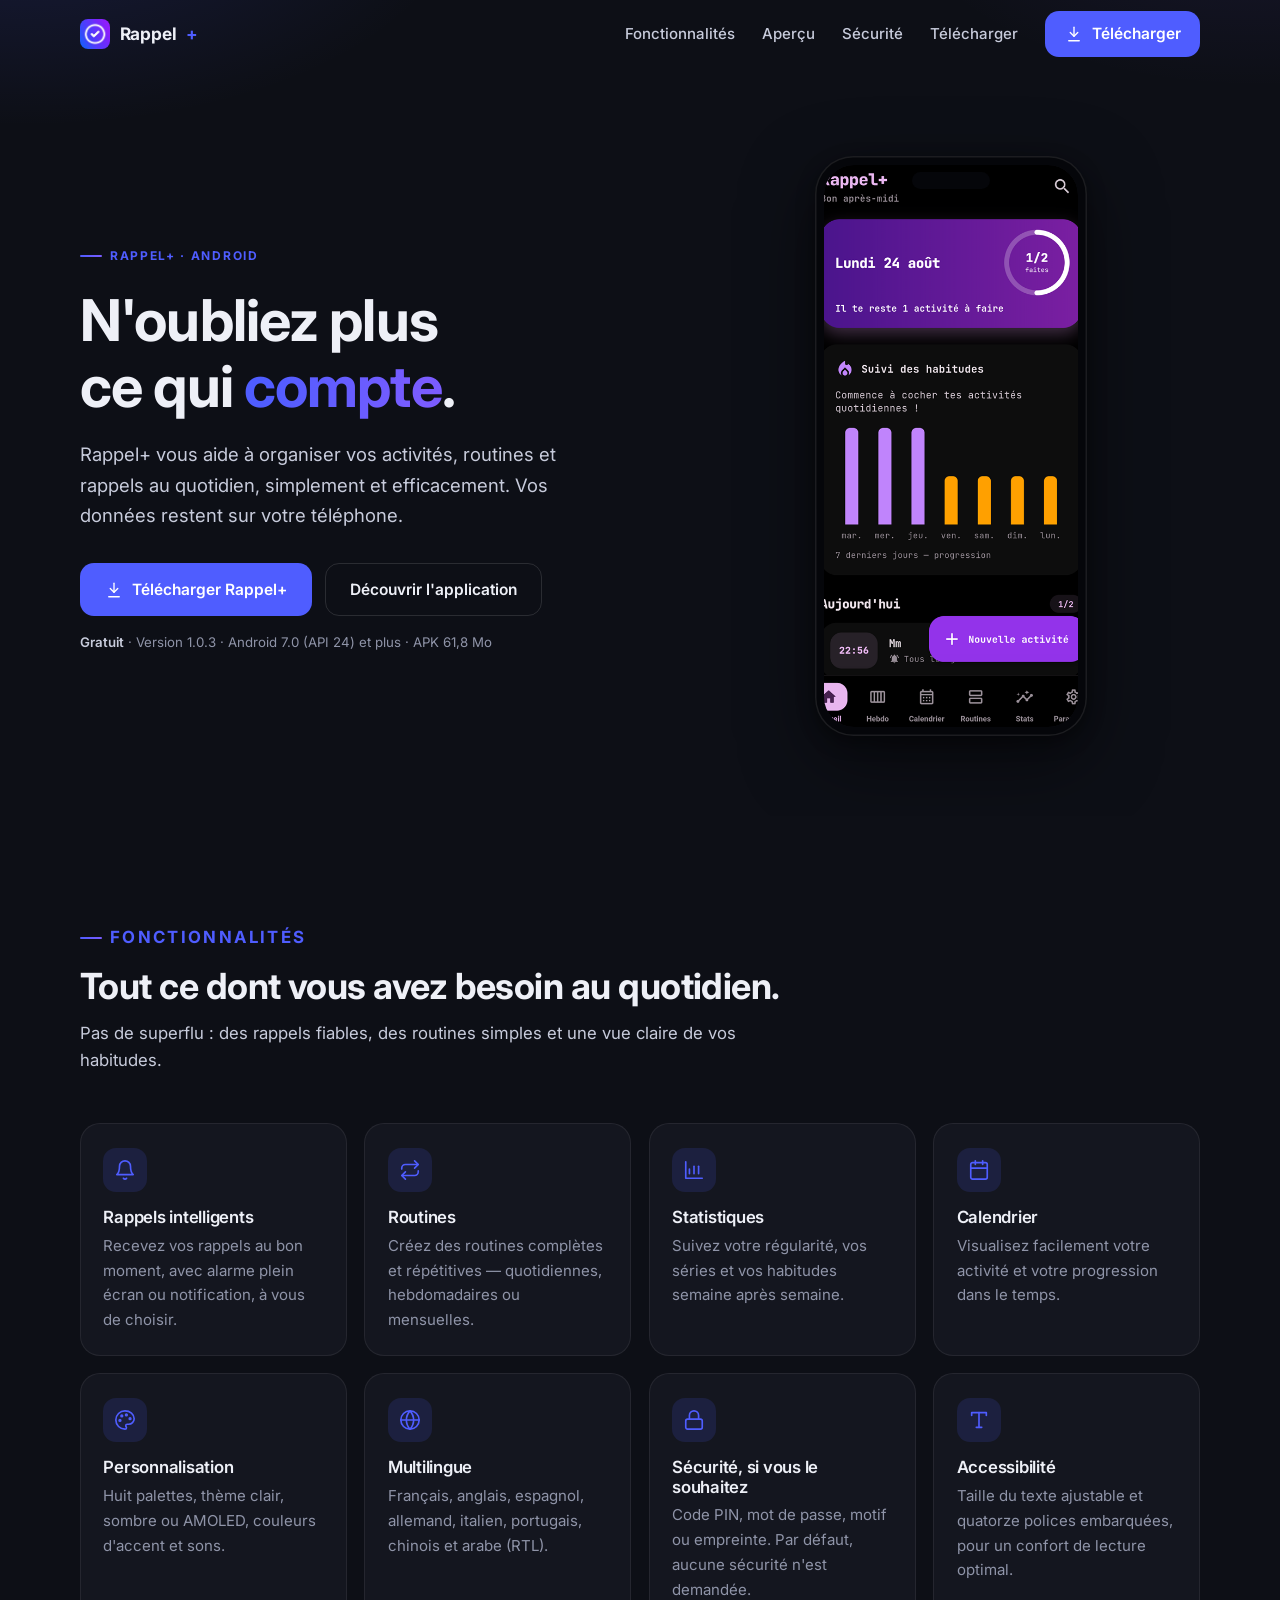
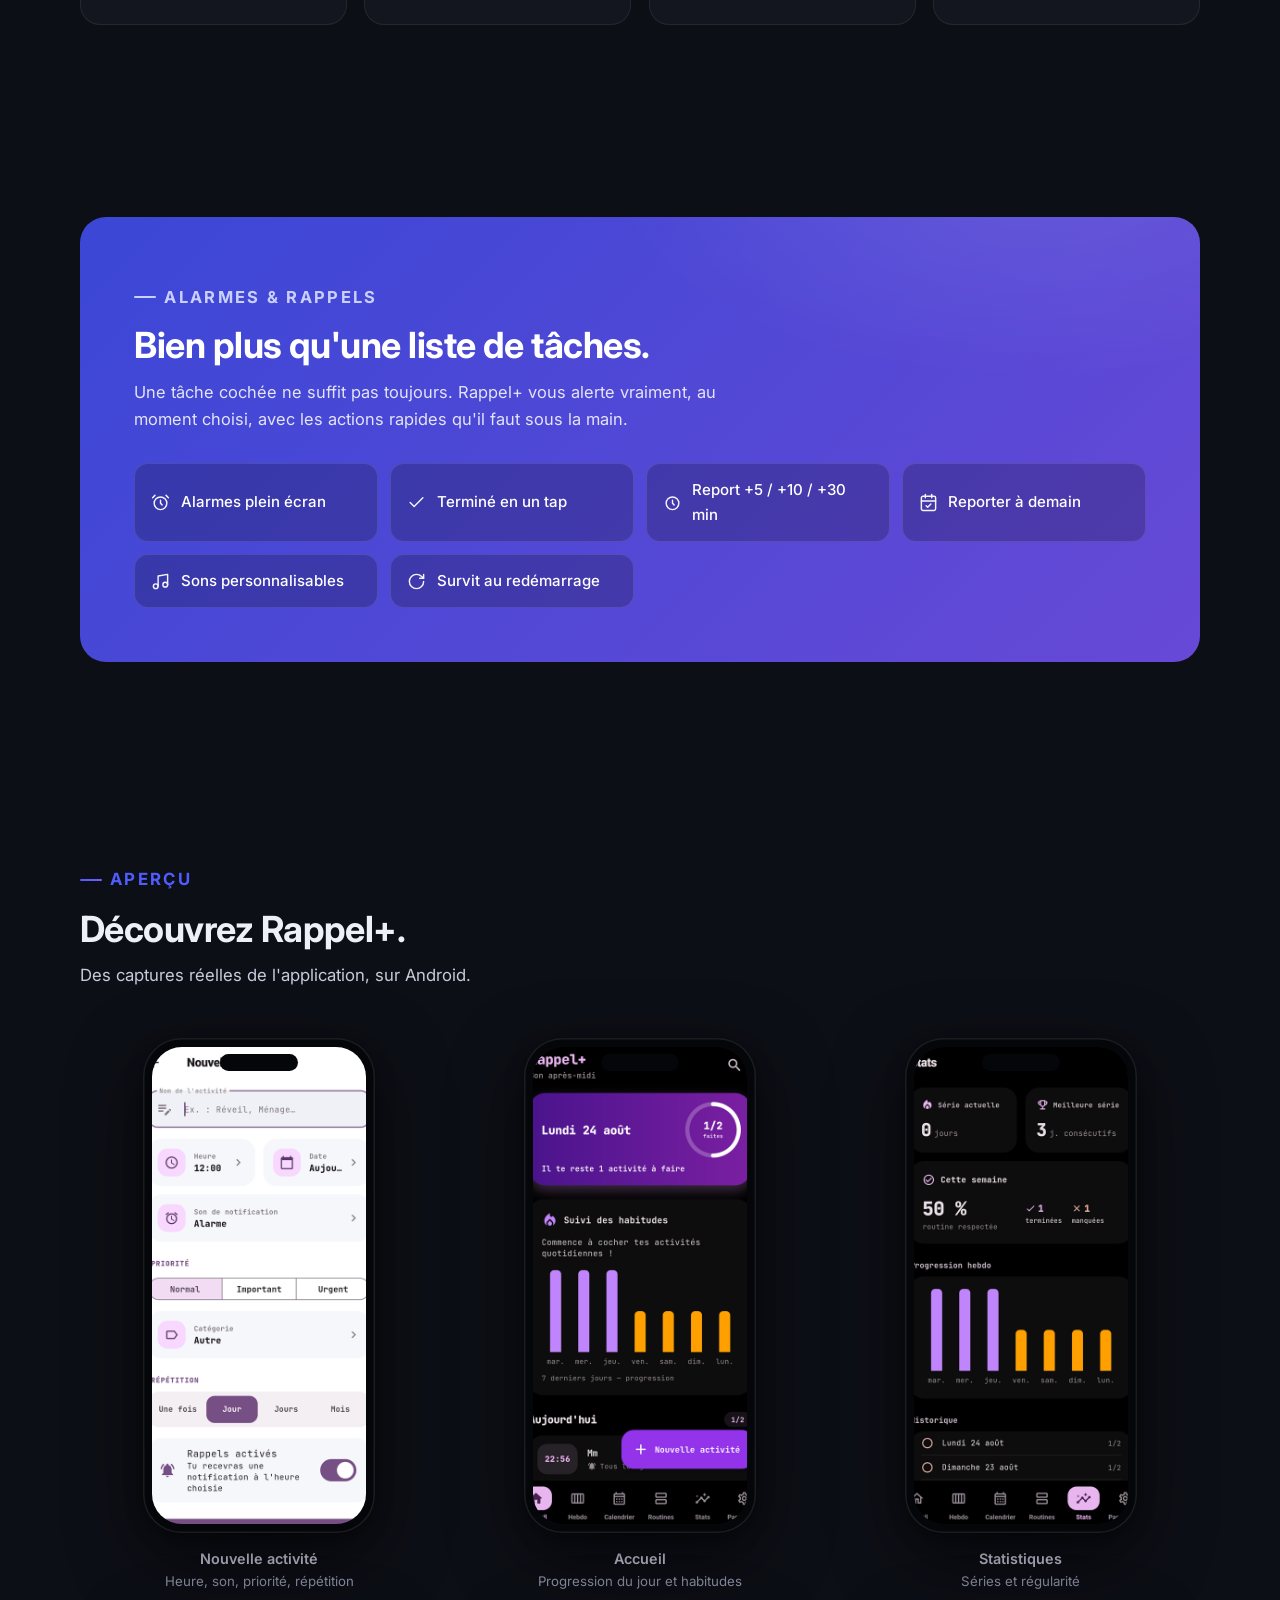
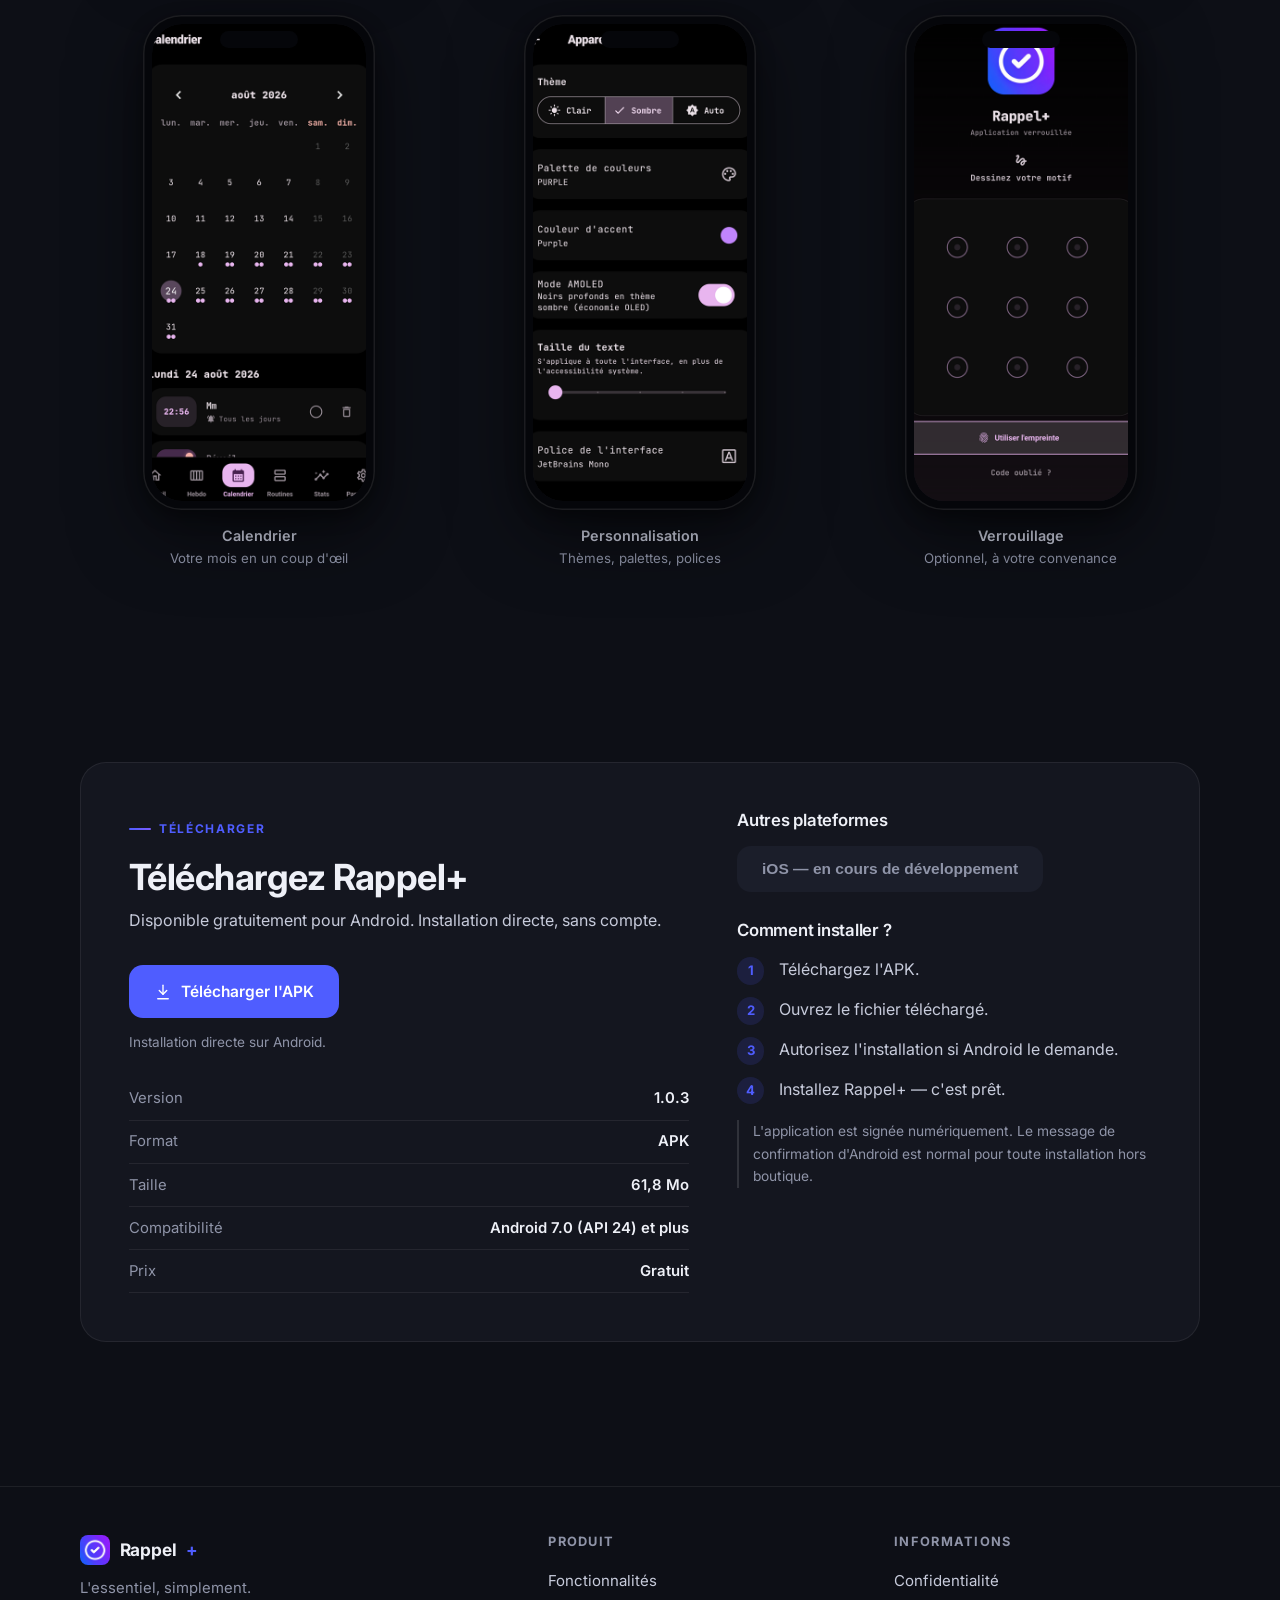
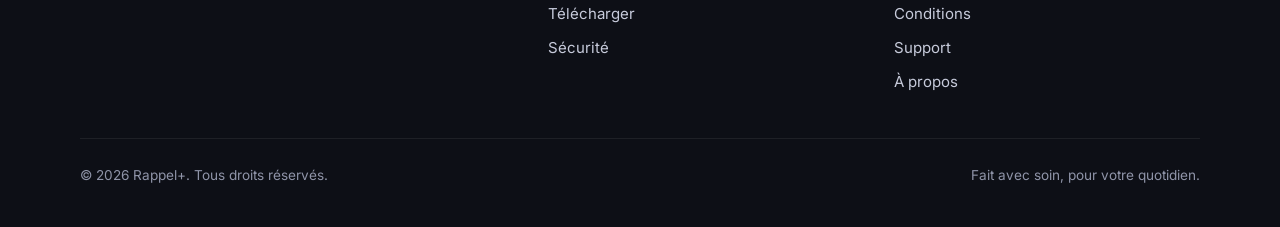
<file: site/index.html>
<!DOCTYPE html>
<html lang="fr">
<head>
  <meta charset="UTF-8" />
  <meta name="viewport" content="width=device-width, initial-scale=1.0" />
  <title>Rappel+ — Rappels, routines et habitudes</title>
  <meta name="description" content="Rappel+ vous aide à organiser vos activités, routines et rappels au quotidien, simplement et efficacement. Gratuit, sans compte, vos données restent sur votre téléphone." />
  <meta name="theme-color" content="#0d0f16" />

  <!-- Open Graph -->
  <meta property="og:type" content="website" />
  <meta property="og:title" content="Rappel+ — Rappels, routines et habitudes" />
  <meta property="og:description" content="Organisez vos activités, créez vos routines, recevez vos rappels et suivez vos progrès — simplement." />
  <meta property="og:image" content="assets/img/logo.png" />
  <meta property="og:locale" content="fr_FR" />
  <link rel="icon" type="image/png" href="assets/img/logo.png" />
  <link rel="apple-touch-icon" href="assets/img/logo.png" />

  <link rel="preconnect" href="https://fonts.googleapis.com" />
  <link rel="preconnect" href="https://fonts.gstatic.com" crossorigin />
  <link rel="stylesheet" href="https://fonts.googleapis.com/css2?family=Inter:wght@400;500;600;700&display=swap" />
  <link rel="stylesheet" href="assets/css/style.css" />
</head>
<body>
  <a class="skip-link" href="#contenu">Aller au contenu</a>

  <!-- ══════════ HEADER ══════════ -->
  <header class="site-header" id="header">
    <div class="container header-inner">
      <a class="brand" href="index.html">
        <img src="assets/img/logo.png" alt="" width="30" height="30" />
        Rappel<span class="plus">+</span>
      </a>
      <nav class="nav-desktop" aria-label="Navigation principale">
        <a href="#fonctionnalites">Fonctionnalités</a>
        <a href="#apercu">Aperçu</a>
        <a href="#securite">Sécurité</a>
        <a href="#telecharger">Télécharger</a>
        <a class="btn btn-primary" data-apk-link href="#">
          <svg viewBox="0 0 24 24" fill="none" stroke="currentColor" stroke-width="1.8" stroke-linecap="round" stroke-linejoin="round" aria-hidden="true"><path d="M12 3v12"/><path d="m7 10 5 5 5-5"/><path d="M5 21h14"/></svg>
          Télécharger
        </a>
      </nav>
      <button class="nav-toggle" aria-expanded="false" aria-controls="nav-mobile" aria-label="Ouvrir le menu">☰</button>
    </div>
    <nav class="nav-mobile" id="nav-mobile" aria-label="Navigation mobile">
      <a href="#fonctionnalites">Fonctionnalités</a>
      <a href="#apercu">Aperçu</a>
      <a href="#securite">Sécurité</a>
      <a href="confidentialite.html">Confidentialité</a>
      <a class="btn btn-primary" data-apk-link href="#">Télécharger l'APK</a>
    </nav>
  </header>

  <main id="contenu">

    <!-- ══════════ HERO ══════════ -->
    <section class="hero">
      <div class="container hero-grid">
        <div>
          <p class="kicker">Rappel+ · Android</p>
          <h1>N'oubliez plus<br />ce qui <em>compte</em>.</h1>
          <p class="lead">
            Rappel+ vous aide à organiser vos activités, routines et rappels au
            quotidien, simplement et efficacement. Vos données restent sur votre
            téléphone.
          </p>
          <div class="hero-actions">
            <a class="btn btn-primary" data-apk-link href="#">
              <svg viewBox="0 0 24 24" fill="none" stroke="currentColor" stroke-width="1.8" stroke-linecap="round" stroke-linejoin="round" aria-hidden="true"><path d="M12 3v12"/><path d="m7 10 5 5 5-5"/><path d="M5 21h14"/></svg>
              Télécharger Rappel+
            </a>
            <a class="btn btn-ghost" href="#apercu">Découvrir l'application</a>
          </div>
          <p class="hero-note">
            <b>Gratuit</b> · Version <span data-config="version"></span> ·
            <span data-config="minAndroid"></span> · APK <span data-config="size"></span>
          </p>
        </div>
        <div class="phone-wrap">
          <div class="phone" role="img" aria-label="Aperçu de l'écran d'accueil de Rappel+">
            <div class="screen">
              <img src="assets/screenshots/web/home.png" alt="" width="540" height="1170" fetchpriority="high" />
            </div>
          </div>
        </div>
      </div>
    </section>

    <!-- ══════════ FONCTIONNALITÉS ══════════ -->
    <section class="block" id="fonctionnalites">
      <div class="container">
        <div class="section-head reveal">
          <p class="kicker">Fonctionnalités</p>
          <h2>Tout ce dont vous avez besoin au quotidien.</h2>
          <p>Pas de superflu : des rappels fiables, des routines simples et une vue claire de vos habitudes.</p>
        </div>

        <div class="features reveal">
          <article class="feature">
            <div class="icon-tile"><svg viewBox="0 0 24 24" fill="none" stroke="currentColor" stroke-width="1.8" stroke-linecap="round" stroke-linejoin="round" aria-hidden="true"><path d="M18 8a6 6 0 0 0-12 0c0 7-3 9-3 9h18s-3-2-3-9"/><path d="M13.7 21a2 2 0 0 1-3.4 0"/></svg></div>
            <h3>Rappels intelligents</h3>
            <p>Recevez vos rappels au bon moment, avec alarme plein écran ou notification, à vous de choisir.</p>
          </article>
          <article class="feature">
            <div class="icon-tile"><svg viewBox="0 0 24 24" fill="none" stroke="currentColor" stroke-width="1.8" stroke-linecap="round" stroke-linejoin="round" aria-hidden="true"><path d="m17 2 4 4-4 4"/><path d="M3 11v-1a4 4 0 0 1 4-4h14"/><path d="m7 22-4-4 4-4"/><path d="M21 13v1a4 4 0 0 1-4 4H3"/></svg></div>
            <h3>Routines</h3>
            <p>Créez des routines complètes et répétitives — quotidiennes, hebdomadaires ou mensuelles.</p>
          </article>
          <article class="feature">
            <div class="icon-tile"><svg viewBox="0 0 24 24" fill="none" stroke="currentColor" stroke-width="1.8" stroke-linecap="round" stroke-linejoin="round" aria-hidden="true"><path d="M3 3v18h18"/><path d="M7 16v-5"/><path d="M12 16V8"/><path d="M17 16v-8"/></svg></div>
            <h3>Statistiques</h3>
            <p>Suivez votre régularité, vos séries et vos habitudes semaine après semaine.</p>
          </article>
          <article class="feature">
            <div class="icon-tile"><svg viewBox="0 0 24 24" fill="none" stroke="currentColor" stroke-width="1.8" stroke-linecap="round" stroke-linejoin="round" aria-hidden="true"><rect x="3" y="4" width="18" height="18" rx="2"/><path d="M16 2v4"/><path d="M8 2v4"/><path d="M3 10h18"/></svg></div>
            <h3>Calendrier</h3>
            <p>Visualisez facilement votre activité et votre progression dans le temps.</p>
          </article>
          <article class="feature">
            <div class="icon-tile"><svg viewBox="0 0 24 24" fill="none" stroke="currentColor" stroke-width="1.8" stroke-linecap="round" stroke-linejoin="round" aria-hidden="true"><circle cx="13.5" cy="6.5" r=".9"/><circle cx="17.5" cy="10.5" r=".9"/><circle cx="8.5" cy="7.5" r=".9"/><circle cx="6.5" cy="12.5" r=".9"/><path d="M12 2C6.5 2 2 6.5 2 12s4.5 10 10 10c.9 0 1.6-.7 1.6-1.6 0-.4-.2-.8-.4-1.1-.3-.3-.4-.7-.4-1.1 0-.9.7-1.6 1.6-1.6H16c3.3 0 6-2.7 6-6 0-4.8-4.5-8.6-10-8.6z"/></svg></div>
            <h3>Personnalisation</h3>
            <p>Huit palettes, thème clair, sombre ou AMOLED, couleurs d'accent et sons.</p>
          </article>
          <article class="feature">
            <div class="icon-tile"><svg viewBox="0 0 24 24" fill="none" stroke="currentColor" stroke-width="1.8" stroke-linecap="round" stroke-linejoin="round" aria-hidden="true"><circle cx="12" cy="12" r="10"/><path d="M2 12h20"/><path d="M12 2a15.3 15.3 0 0 1 4 10 15.3 15.3 0 0 1-4 10 15.3 15.3 0 0 1-4-10 15.3 15.3 0 0 1 4-10z"/></svg></div>
            <h3>Multilingue</h3>
            <p>Français, anglais, espagnol, allemand, italien, portugais, chinois et arabe (RTL).</p>
          </article>
          <article class="feature" id="securite">
            <div class="icon-tile"><svg viewBox="0 0 24 24" fill="none" stroke="currentColor" stroke-width="1.8" stroke-linecap="round" stroke-linejoin="round" aria-hidden="true"><rect x="3" y="11" width="18" height="11" rx="2"/><path d="M7 11V7a5 5 0 0 1 10 0v4"/></svg></div>
            <h3>Sécurité, si vous le souhaitez</h3>
            <p>Code PIN, mot de passe, motif ou empreinte. Par défaut, aucune sécurité n'est demandée.</p>
          </article>
          <article class="feature">
            <div class="icon-tile"><svg viewBox="0 0 24 24" fill="none" stroke="currentColor" stroke-width="1.8" stroke-linecap="round" stroke-linejoin="round" aria-hidden="true"><path d="M4 7V4h16v3"/><path d="M9 20h6"/><path d="M12 4v16"/></svg></div>
            <h3>Accessibilité</h3>
            <p>Taille du texte ajustable et quatorze polices embarquées, pour un confort de lecture optimal.</p>
          </article>
        </div>
      </div>
    </section>

    <!-- ══════════ ALARMES ══════════ -->
    <section class="block">
      <div class="container">
        <div class="alarm-band reveal">
          <p class="kicker">Alarmes &amp; rappels</p>
          <h2>Bien plus qu'une liste de tâches.</h2>
          <p>Une tâche cochée ne suffit pas toujours. Rappel+ vous alerte vraiment, au moment choisi, avec les actions rapides qu'il faut sous la main.</p>
          <div class="alarm-list">
            <div class="alarm-item"><svg viewBox="0 0 24 24" fill="none" stroke="currentColor" stroke-width="1.8" stroke-linecap="round" stroke-linejoin="round" aria-hidden="true"><circle cx="12" cy="13" r="8"/><path d="M12 9v4l2 2"/><path d="M5 3 2 6"/><path d="m22 6-3-3"/></svg>Alarmes plein écran</div>
            <div class="alarm-item"><svg viewBox="0 0 24 24" fill="none" stroke="currentColor" stroke-width="1.8" stroke-linecap="round" stroke-linejoin="round" aria-hidden="true"><path d="M20 6 9 17l-5-5"/></svg>Terminé en un tap</div>
            <div class="alarm-item"><svg viewBox="0 0 24 24" fill="none" stroke="currentColor" stroke-width="1.8" stroke-linecap="round" stroke-linejoin="round" aria-hidden="true"><circle cx="12" cy="13" r="8"/><path d="M12 9v4l2 2"/></svg>Report +5 / +10 / +30 min</div>
            <div class="alarm-item"><svg viewBox="0 0 24 24" fill="none" stroke="currentColor" stroke-width="1.8" stroke-linecap="round" stroke-linejoin="round" aria-hidden="true"><rect x="3" y="4" width="18" height="18" rx="2"/><path d="M16 2v4"/><path d="M8 2v4"/><path d="M3 10h18"/><path d="m9 16 2 2 4-4"/></svg>Reporter à demain</div>
            <div class="alarm-item"><svg viewBox="0 0 24 24" fill="none" stroke="currentColor" stroke-width="1.8" stroke-linecap="round" stroke-linejoin="round" aria-hidden="true"><path d="M9 18V5l12-2v13"/><circle cx="6" cy="18" r="3"/><circle cx="18" cy="16" r="3"/></svg>Sons personnalisables</div>
            <div class="alarm-item"><svg viewBox="0 0 24 24" fill="none" stroke="currentColor" stroke-width="1.8" stroke-linecap="round" stroke-linejoin="round" aria-hidden="true"><path d="M21 12a9 9 0 1 1-9-9c2.5 0 4.9 1 6.6 2.6L21 8"/><path d="M21 3v5h-5"/></svg>Survit au redémarrage</div>
          </div>
        </div>
      </div>
    </section>

    <!-- ══════════ APERÇU / GALERIE ══════════ -->
    <section class="block" id="apercu">
      <div class="container">
        <div class="section-head reveal">
          <p class="kicker">Aperçu</p>
          <h2>Découvrez Rappel+.</h2>
          <p>Des captures réelles de l'application, sur Android.</p>
        </div>

        <div class="gallery reveal">
          <figure class="shot">
            <div class="phone"><div class="screen"><img src="assets/screenshots/web/add-activity.png" alt="Création d'une activité dans Rappel+" loading="lazy" width="540" height="1150" /></div></div>
            <figcaption>Nouvelle activité<span>Heure, son, priorité, répétition</span></figcaption>
          </figure>
          <figure class="shot">
            <div class="phone"><div class="screen"><img src="assets/screenshots/web/home.png" alt="Écran d'accueil de Rappel+" loading="lazy" width="540" height="1150" /></div></div>
            <figcaption>Accueil<span>Progression du jour et habitudes</span></figcaption>
          </figure>
          <figure class="shot">
            <div class="phone"><div class="screen"><img src="assets/screenshots/web/stats.png" alt="Statistiques de Rappel+" loading="lazy" width="540" height="1150" /></div></div>
            <figcaption>Statistiques<span>Séries et régularité</span></figcaption>
          </figure>
        </div>

        <div class="gallery reveal" style="margin-top:1.4rem">
          <figure class="shot">
            <div class="phone"><div class="screen"><img src="assets/screenshots/web/calendar.png" alt="Calendrier de Rappel+" loading="lazy" width="540" height="1150" /></div></div>
            <figcaption>Calendrier<span>Votre mois en un coup d'œil</span></figcaption>
          </figure>
          <figure class="shot">
            <div class="phone"><div class="screen"><img src="assets/screenshots/web/appearance.png" alt="Réglages d'apparence" loading="lazy" width="540" height="1150" /></div></div>
            <figcaption>Personnalisation<span>Thèmes, palettes, polices</span></figcaption>
          </figure>
          <figure class="shot">
            <div class="phone"><div class="screen"><img src="assets/screenshots/web/security.png" alt="Écran de verrouillage par motif" loading="lazy" width="540" height="1150" /></div></div>
            <figcaption>Verrouillage<span>Optionnel, à votre convenance</span></figcaption>
          </figure>
        </div>
      </div>
    </section>

    <!-- ══════════ TÉLÉCHARGEMENT ══════════ -->
    <section class="block" id="telecharger">
      <div class="container">
        <div class="download-wrap reveal">
          <div>
            <p class="kicker">Télécharger</p>
            <h2>Téléchargez Rappel+</h2>
            <p class="sub">Disponible gratuitement pour Android. Installation directe, sans compte.</p>
            <div class="hero-actions">
              <a class="btn btn-primary" data-apk-link href="#">
                <svg viewBox="0 0 24 24" fill="none" stroke="currentColor" stroke-width="1.8" stroke-linecap="round" stroke-linejoin="round" aria-hidden="true"><path d="M12 3v12"/><path d="m7 10 5 5 5-5"/><path d="M5 21h14"/></svg>
                Télécharger l'APK
              </a>
            </div>
            <p style="color:var(--ink-3);font-size:.85rem;margin-top:.8rem">Installation directe sur Android.</p>
            <table class="meta-table">
              <tr><td>Version</td><td data-config="version"></td></tr>
              <tr><td>Format</td><td>APK</td></tr>
              <tr><td>Taille</td><td data-config="size"></td></tr>
              <tr><td>Compatibilité</td><td data-config="minAndroid"></td></tr>
              <tr><td>Prix</td><td>Gratuit</td></tr>
            </table>
          </div>
          <div>
            <h3 style="margin-bottom:1rem">Autres plateformes</h3>
            <button class="btn btn-disabled" disabled>iOS — en cours de développement</button>
            <h3 style="margin:1.8rem 0 1rem">Comment installer ?</h3>
            <ol class="install-steps">
              <li>Téléchargez l'APK.</li>
              <li>Ouvrez le fichier téléchargé.</li>
              <li>Autorisez l'installation si Android le demande.</li>
              <li>Installez Rappel+ — c'est prêt.</li>
            </ol>
            <p class="install-note">
              L'application est signée numériquement. Le message de confirmation
              d'Android est normal pour toute installation hors boutique.
            </p>
          </div>
        </div>
      </div>
    </section>

  </main>

  <!-- ══════════ FOOTER ══════════ -->
  <footer class="site-footer">
    <div class="container">
      <div class="footer-grid">
        <div>
          <a class="brand" href="index.html">
            <img src="assets/img/logo.png" alt="" width="26" height="26" />
            Rappel<span class="plus">+</span>
          </a>
          <p class="footer-tagline">L'essentiel, simplement.</p>
        </div>
        <div class="footer-col">
          <h3>Produit</h3>
          <a href="#fonctionnalites">Fonctionnalités</a>
          <a href="#telecharger">Télécharger</a>
          <a href="#securite">Sécurité</a>
        </div>
        <div class="footer-col">
          <h3>Informations</h3>
          <a href="confidentialite.html">Confidentialité</a>
          <a href="conditions.html">Conditions</a>
          <a href="support.html">Support</a>
          <a href="a-propos.html">À propos</a>
        </div>
      </div>
      <div class="footer-bottom">
        <span>© 2026 Rappel+. Tous droits réservés.</span>
        <span>Fait avec soin, pour votre quotidien.</span>
      </div>
    </div>
  </footer>

  <script src="assets/js/main.js" defer></script>
</body>
</html>
</file>
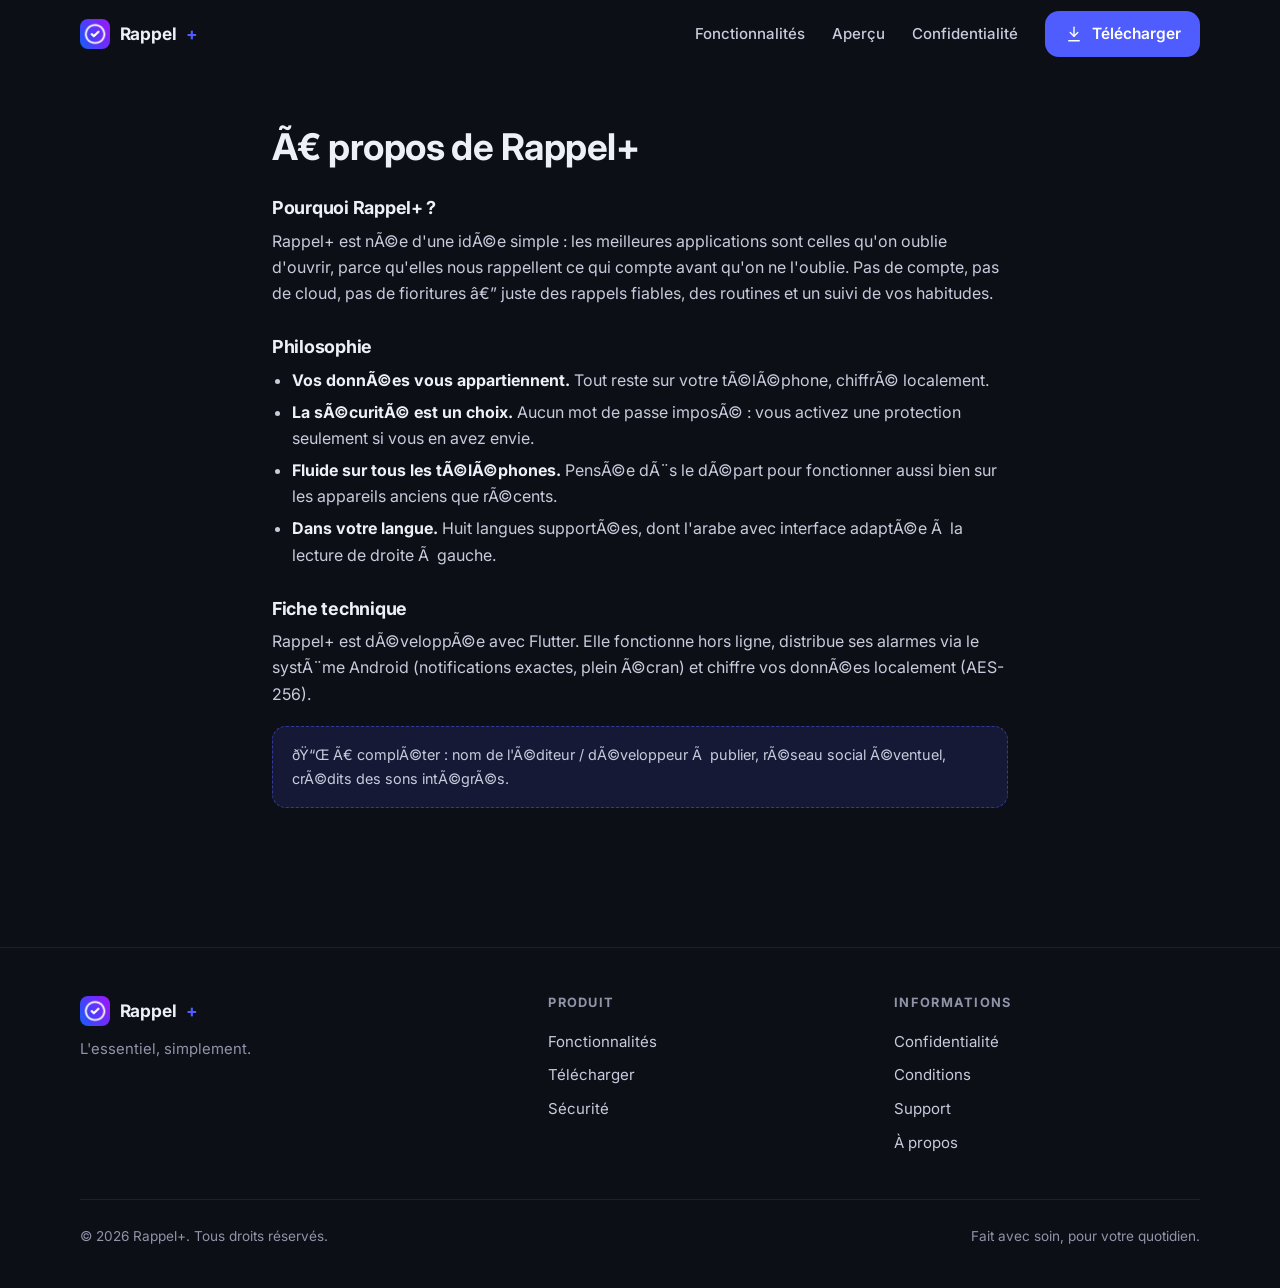
<file: site/a-propos.html>
﻿<!DOCTYPE html>
<html lang="fr">
<head>
  <meta charset="UTF-8" />
  <meta name="viewport" content="width=device-width, initial-scale=1.0" />
  <title>Ã€ propos â€” Rappel+</title>
  <link rel="icon" type="image/png" href="assets/img/logo.png" />
  <link rel="stylesheet" href="https://fonts.googleapis.com/css2?family=Inter:wght@400;600;700&display=swap" />
  <link rel="stylesheet" href="assets/css/style.css" />
</head>
<body>
  <a class="skip-link" href="#contenu">Aller au contenu</a>
  <header class="site-header" id="header">
    <div class="container header-inner">
      <a class="brand" href="index.html"><img src="assets/img/logo.png" alt="" width="30" height="30" /> Rappel<span class="plus">+</span></a>
      <nav class="nav-desktop" aria-label="Navigation principale">
        <a href="index.html#fonctionnalites">Fonctionnalités</a>
        <a href="index.html#apercu">Aperçu</a>
        <a href="confidentialite.html">Confidentialité</a>
        <a class="btn btn-primary" data-apk-link href="#">
          <svg viewBox="0 0 24 24" fill="none" stroke="currentColor" stroke-width="1.8" stroke-linecap="round" stroke-linejoin="round" aria-hidden="true"><path d="M12 3v12"/><path d="m7 10 5 5 5-5"/><path d="M5 21h14"/></svg>
          Télécharger
        </a>
      </nav>
      <button class="nav-toggle" aria-expanded="false" aria-label="Ouvrir le menu">â˜°</button>
    </div>
    <nav class="nav-mobile">
      <a href="index.html">Accueil</a>
      <a href="confidentialite.html">ConfidentialitÃ©</a>
      <a href="conditions.html">Conditions</a>
      <a href="support.html">Support</a>
    </nav>
  </header>

  <main id="contenu" class="container legal">
    <h1>Ã€ propos de Rappel+</h1>

    <h2>Pourquoi Rappel+ ?</h2>
    <p>Rappel+ est nÃ©e d'une idÃ©e simple : les meilleures applications sont celles
    qu'on oublie d'ouvrir, parce qu'elles nous rappellent ce qui compte avant
    qu'on ne l'oublie. Pas de compte, pas de cloud, pas de fioritures â€” juste des
    rappels fiables, des routines et un suivi de vos habitudes.</p>

    <h2>Philosophie</h2>
    <ul>
      <li><strong>Vos donnÃ©es vous appartiennent.</strong> Tout reste sur votre tÃ©lÃ©phone,
          chiffrÃ© localement.</li>
      <li><strong>La sÃ©curitÃ© est un choix.</strong> Aucun mot de passe imposÃ© : vous activez
          une protection seulement si vous en avez envie.</li>
      <li><strong>Fluide sur tous les tÃ©lÃ©phones.</strong> PensÃ©e dÃ¨s le dÃ©part pour fonctionner
          aussi bien sur les appareils anciens que rÃ©cents.</li>
      <li><strong>Dans votre langue.</strong> Huit langues supportÃ©es, dont l'arabe avec
          interface adaptÃ©e Ã  la lecture de droite Ã  gauche.</li>
    </ul>

    <h2>Fiche technique</h2>
    <p>Rappel+ est dÃ©veloppÃ©e avec Flutter. Elle fonctionne hors ligne, distribue
    ses alarmes via le systÃ¨me Android (notifications exactes, plein Ã©cran) et
    chiffre vos donnÃ©es localement (AES-256).</p>

    <div class="placeholder-box">
      ðŸ“Œ Ã€ complÃ©ter : nom de l'Ã©diteur / dÃ©veloppeur Ã  publier, rÃ©seau social
      Ã©ventuel, crÃ©dits des sons intÃ©grÃ©s.
    </div>
  </main>

  <footer class="site-footer">
    <div class="container">
      <div class="footer-grid">
        <div>
          <a class="brand" href="index.html">
            <img src="assets/img/logo.png" alt="" width="26" height="26" />
            Rappel<span class="plus">+</span>
          </a>
          <p class="footer-tagline">L'essentiel, simplement.</p>
        </div>
        <div class="footer-col">
          <h3>Produit</h3>
          <a href="index.html#fonctionnalites">Fonctionnalités</a>
          <a href="index.html#telecharger">Télécharger</a>
          <a href="index.html#securite">Sécurité</a>
        </div>
        <div class="footer-col">
          <h3>Informations</h3>
          <a href="confidentialite.html">Confidentialité</a>
          <a href="conditions.html">Conditions</a>
          <a href="support.html">Support</a>
          <a href="a-propos.html">À propos</a>
        </div>
      </div>
      <div class="footer-bottom">
        <span>© 2026 Rappel+. Tous droits réservés.</span>
        <span>Fait avec soin, pour votre quotidien.</span>
      </div>
    </div>
  </footer>
  <script src="assets/js/main.js" defer></script>
</body>
</html>
</file>
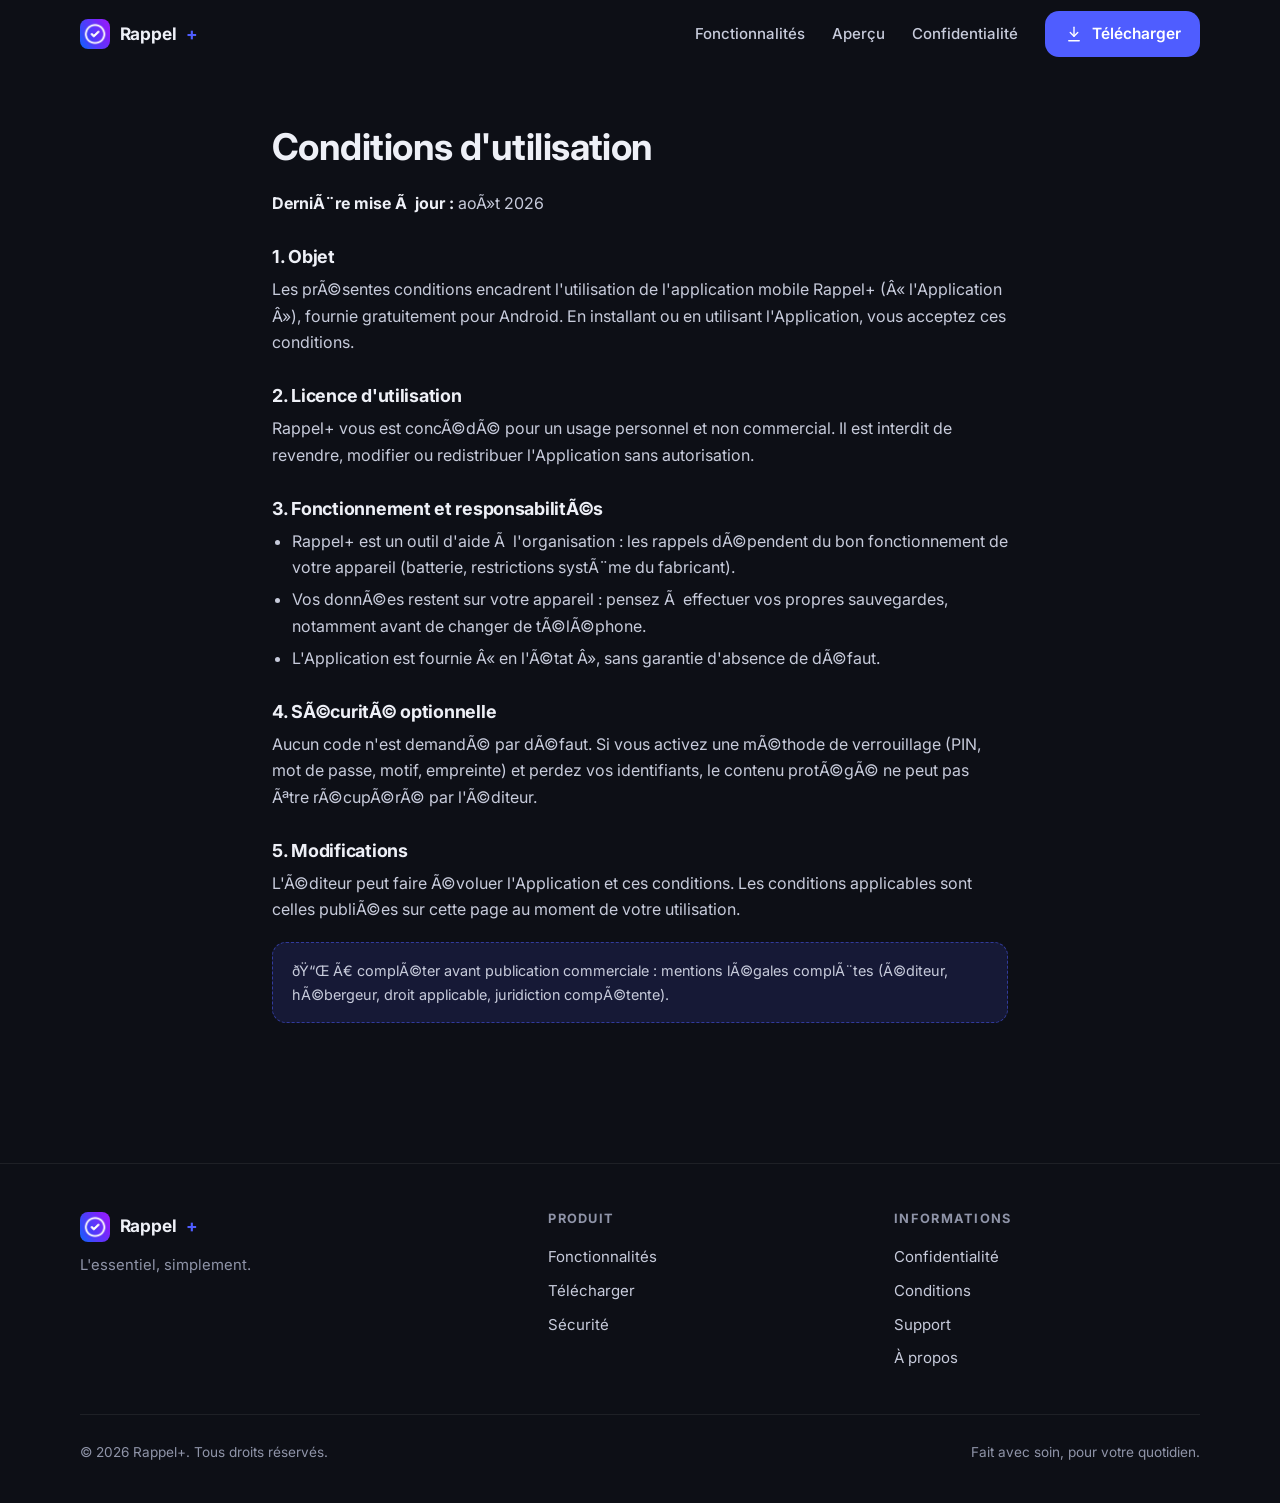
<file: site/conditions.html>
﻿<!DOCTYPE html>
<html lang="fr">
<head>
  <meta charset="UTF-8" />
  <meta name="viewport" content="width=device-width, initial-scale=1.0" />
  <title>Conditions d'utilisation â€” Rappel+</title>
  <link rel="icon" type="image/png" href="assets/img/logo.png" />
  <link rel="stylesheet" href="https://fonts.googleapis.com/css2?family=Inter:wght@400;600;700&display=swap" />
  <link rel="stylesheet" href="assets/css/style.css" />
</head>
<body>
  <a class="skip-link" href="#contenu">Aller au contenu</a>
  <header class="site-header" id="header">
    <div class="container header-inner">
      <a class="brand" href="index.html"><img src="assets/img/logo.png" alt="" width="30" height="30" /> Rappel<span class="plus">+</span></a>
      <nav class="nav-desktop" aria-label="Navigation principale">
        <a href="index.html#fonctionnalites">Fonctionnalités</a>
        <a href="index.html#apercu">Aperçu</a>
        <a href="confidentialite.html">Confidentialité</a>
        <a class="btn btn-primary" data-apk-link href="#">
          <svg viewBox="0 0 24 24" fill="none" stroke="currentColor" stroke-width="1.8" stroke-linecap="round" stroke-linejoin="round" aria-hidden="true"><path d="M12 3v12"/><path d="m7 10 5 5 5-5"/><path d="M5 21h14"/></svg>
          Télécharger
        </a>
      </nav>
      <button class="nav-toggle" aria-expanded="false" aria-label="Ouvrir le menu">â˜°</button>
    </div>
    <nav class="nav-mobile">
      <a href="index.html">Accueil</a>
      <a href="confidentialite.html">ConfidentialitÃ©</a>
      <a href="support.html">Support</a>
    </nav>
  </header>

  <main id="contenu" class="container legal">
    <h1>Conditions d'utilisation</h1>
    <p><strong>DerniÃ¨re mise Ã  jour :</strong> aoÃ»t 2026</p>

    <h2>1. Objet</h2>
    <p>Les prÃ©sentes conditions encadrent l'utilisation de l'application mobile
    Rappel+ (Â« l'Application Â»), fournie gratuitement pour Android. En installant
    ou en utilisant l'Application, vous acceptez ces conditions.</p>

    <h2>2. Licence d'utilisation</h2>
    <p>Rappel+ vous est concÃ©dÃ© pour un usage personnel et non commercial.
    Il est interdit de revendre, modifier ou redistribuer l'Application sans autorisation.</p>

    <h2>3. Fonctionnement et responsabilitÃ©s</h2>
    <ul>
      <li>Rappel+ est un outil d'aide Ã  l'organisation : les rappels dÃ©pendent du bon
          fonctionnement de votre appareil (batterie, restrictions systÃ¨me du fabricant).</li>
      <li>Vos donnÃ©es restent sur votre appareil : pensez Ã  effectuer vos propres
          sauvegardes, notamment avant de changer de tÃ©lÃ©phone.</li>
      <li>L'Application est fournie Â« en l'Ã©tat Â», sans garantie d'absence de dÃ©faut.</li>
    </ul>

    <h2>4. SÃ©curitÃ© optionnelle</h2>
    <p>Aucun code n'est demandÃ© par dÃ©faut. Si vous activez une mÃ©thode de
    verrouillage (PIN, mot de passe, motif, empreinte) et perdez vos identifiants,
    le contenu protÃ©gÃ© ne peut pas Ãªtre rÃ©cupÃ©rÃ© par l'Ã©diteur.</p>

    <h2>5. Modifications</h2>
    <p>L'Ã©diteur peut faire Ã©voluer l'Application et ces conditions. Les conditions
    applicables sont celles publiÃ©es sur cette page au moment de votre utilisation.</p>

    <div class="placeholder-box">
      ðŸ“Œ Ã€ complÃ©ter avant publication commerciale : mentions lÃ©gales complÃ¨tes
      (Ã©diteur, hÃ©bergeur, droit applicable, juridiction compÃ©tente).
    </div>
  </main>

  <footer class="site-footer">
    <div class="container">
      <div class="footer-grid">
        <div>
          <a class="brand" href="index.html">
            <img src="assets/img/logo.png" alt="" width="26" height="26" />
            Rappel<span class="plus">+</span>
          </a>
          <p class="footer-tagline">L'essentiel, simplement.</p>
        </div>
        <div class="footer-col">
          <h3>Produit</h3>
          <a href="index.html#fonctionnalites">Fonctionnalités</a>
          <a href="index.html#telecharger">Télécharger</a>
          <a href="index.html#securite">Sécurité</a>
        </div>
        <div class="footer-col">
          <h3>Informations</h3>
          <a href="confidentialite.html">Confidentialité</a>
          <a href="conditions.html">Conditions</a>
          <a href="support.html">Support</a>
          <a href="a-propos.html">À propos</a>
        </div>
      </div>
      <div class="footer-bottom">
        <span>© 2026 Rappel+. Tous droits réservés.</span>
        <span>Fait avec soin, pour votre quotidien.</span>
      </div>
    </div>
  </footer>
  <script src="assets/js/main.js" defer></script>
</body>
</html>
</file>
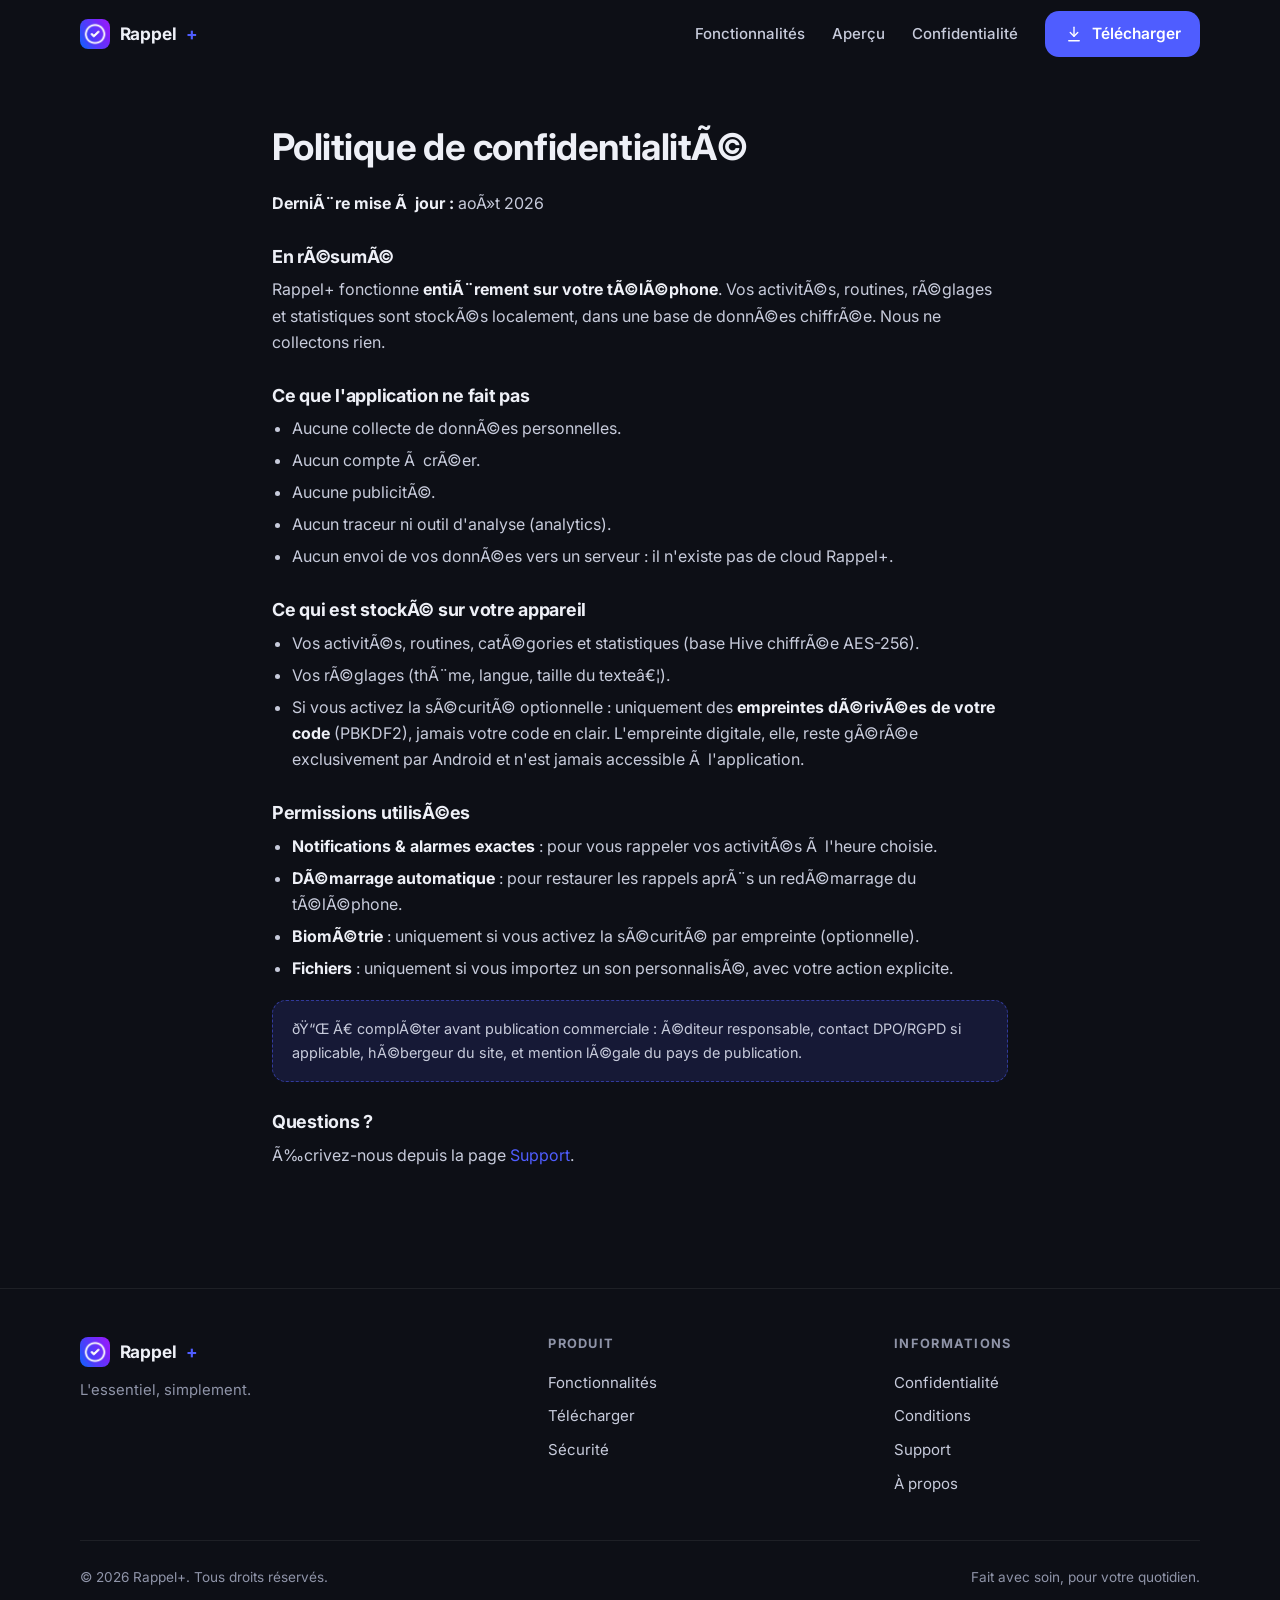
<file: site/confidentialite.html>
﻿<!DOCTYPE html>
<html lang="fr">
<head>
  <meta charset="UTF-8" />
  <meta name="viewport" content="width=device-width, initial-scale=1.0" />
  <title>ConfidentialitÃ© â€” Rappel+</title>
  <meta name="description" content="Politique de confidentialitÃ© de Rappel+. Vos donnÃ©es restent sur votre tÃ©lÃ©phone." />
  <link rel="icon" type="image/png" href="assets/img/logo.png" />
  <link rel="stylesheet" href="https://fonts.googleapis.com/css2?family=Inter:wght@400;600;700&display=swap" />
  <link rel="stylesheet" href="assets/css/style.css" />
</head>
<body>
  <a class="skip-link" href="#contenu">Aller au contenu</a>
  <header class="site-header" id="header">
    <div class="container header-inner">
      <a class="brand" href="index.html"><img src="assets/img/logo.png" alt="" width="30" height="30" /> Rappel<span class="plus">+</span></a>
      <nav class="nav-desktop" aria-label="Navigation principale">
        <a href="index.html#fonctionnalites">Fonctionnalités</a>
        <a href="index.html#apercu">Aperçu</a>
        <a href="confidentialite.html">Confidentialité</a>
        <a class="btn btn-primary" data-apk-link href="#">
          <svg viewBox="0 0 24 24" fill="none" stroke="currentColor" stroke-width="1.8" stroke-linecap="round" stroke-linejoin="round" aria-hidden="true"><path d="M12 3v12"/><path d="m7 10 5 5 5-5"/><path d="M5 21h14"/></svg>
          Télécharger
        </a>
      </nav>
      <button class="nav-toggle" aria-expanded="false" aria-label="Ouvrir le menu">â˜°</button>
    </div>
    <nav class="nav-mobile">
      <a href="index.html#accueil">Accueil</a>
      <a href="index.html#fonctionnalites">FonctionnalitÃ©s</a>
      <a href="index.html#captures">Captures</a>
      <a href="conditions.html">Conditions</a>
      <a href="support.html">Support</a>
    </nav>
  </header>

  <main id="contenu" class="container legal">
    <h1>Politique de confidentialitÃ©</h1>
    <p><strong>DerniÃ¨re mise Ã  jour :</strong> aoÃ»t 2026</p>

    <h2>En rÃ©sumÃ©</h2>
    <p>Rappel+ fonctionne <strong>entiÃ¨rement sur votre tÃ©lÃ©phone</strong>. Vos activitÃ©s,
    routines, rÃ©glages et statistiques sont stockÃ©s localement, dans une base de
    donnÃ©es chiffrÃ©e. Nous ne collectons rien.</p>

    <h2>Ce que l'application ne fait pas</h2>
    <ul>
      <li>Aucune collecte de donnÃ©es personnelles.</li>
      <li>Aucun compte Ã  crÃ©er.</li>
      <li>Aucune publicitÃ©.</li>
      <li>Aucun traceur ni outil d'analyse (analytics).</li>
      <li>Aucun envoi de vos donnÃ©es vers un serveur : il n'existe pas de cloud Rappel+.</li>
    </ul>

    <h2>Ce qui est stockÃ© sur votre appareil</h2>
    <ul>
      <li>Vos activitÃ©s, routines, catÃ©gories et statistiques (base Hive chiffrÃ©e AES-256).</li>
      <li>Vos rÃ©glages (thÃ¨me, langue, taille du texteâ€¦).</li>
      <li>Si vous activez la sÃ©curitÃ© optionnelle : uniquement des
          <strong>empreintes dÃ©rivÃ©es de votre code</strong> (PBKDF2), jamais votre code en clair.
          L'empreinte digitale, elle, reste gÃ©rÃ©e exclusivement par Android et n'est jamais
          accessible Ã  l'application.</li>
    </ul>

    <h2>Permissions utilisÃ©es</h2>
    <ul>
      <li><strong>Notifications &amp; alarmes exactes</strong> : pour vous rappeler vos activitÃ©s Ã  l'heure choisie.</li>
      <li><strong>DÃ©marrage automatique</strong> : pour restaurer les rappels aprÃ¨s un redÃ©marrage du tÃ©lÃ©phone.</li>
      <li><strong>BiomÃ©trie</strong> : uniquement si vous activez la sÃ©curitÃ© par empreinte (optionnelle).</li>
      <li><strong>Fichiers</strong> : uniquement si vous importez un son personnalisÃ©, avec votre action explicite.</li>
    </ul>

    <div class="placeholder-box">
      ðŸ“Œ Ã€ complÃ©ter avant publication commerciale : Ã©diteur responsable, contact DPO/RGPD
      si applicable, hÃ©bergeur du site, et mention lÃ©gale du pays de publication.
    </div>

    <h2>Questions ?</h2>
    <p>Ã‰crivez-nous depuis la page <a href="support.html" style="color:var(--brand)">Support</a>.</p>
  </main>

  <footer class="site-footer">
    <div class="container">
      <div class="footer-grid">
        <div>
          <a class="brand" href="index.html">
            <img src="assets/img/logo.png" alt="" width="26" height="26" />
            Rappel<span class="plus">+</span>
          </a>
          <p class="footer-tagline">L'essentiel, simplement.</p>
        </div>
        <div class="footer-col">
          <h3>Produit</h3>
          <a href="index.html#fonctionnalites">Fonctionnalités</a>
          <a href="index.html#telecharger">Télécharger</a>
          <a href="index.html#securite">Sécurité</a>
        </div>
        <div class="footer-col">
          <h3>Informations</h3>
          <a href="confidentialite.html">Confidentialité</a>
          <a href="conditions.html">Conditions</a>
          <a href="support.html">Support</a>
          <a href="a-propos.html">À propos</a>
        </div>
      </div>
      <div class="footer-bottom">
        <span>© 2026 Rappel+. Tous droits réservés.</span>
        <span>Fait avec soin, pour votre quotidien.</span>
      </div>
    </div>
  </footer>
  <script src="assets/js/main.js" defer></script>
</body>
</html>
</file>
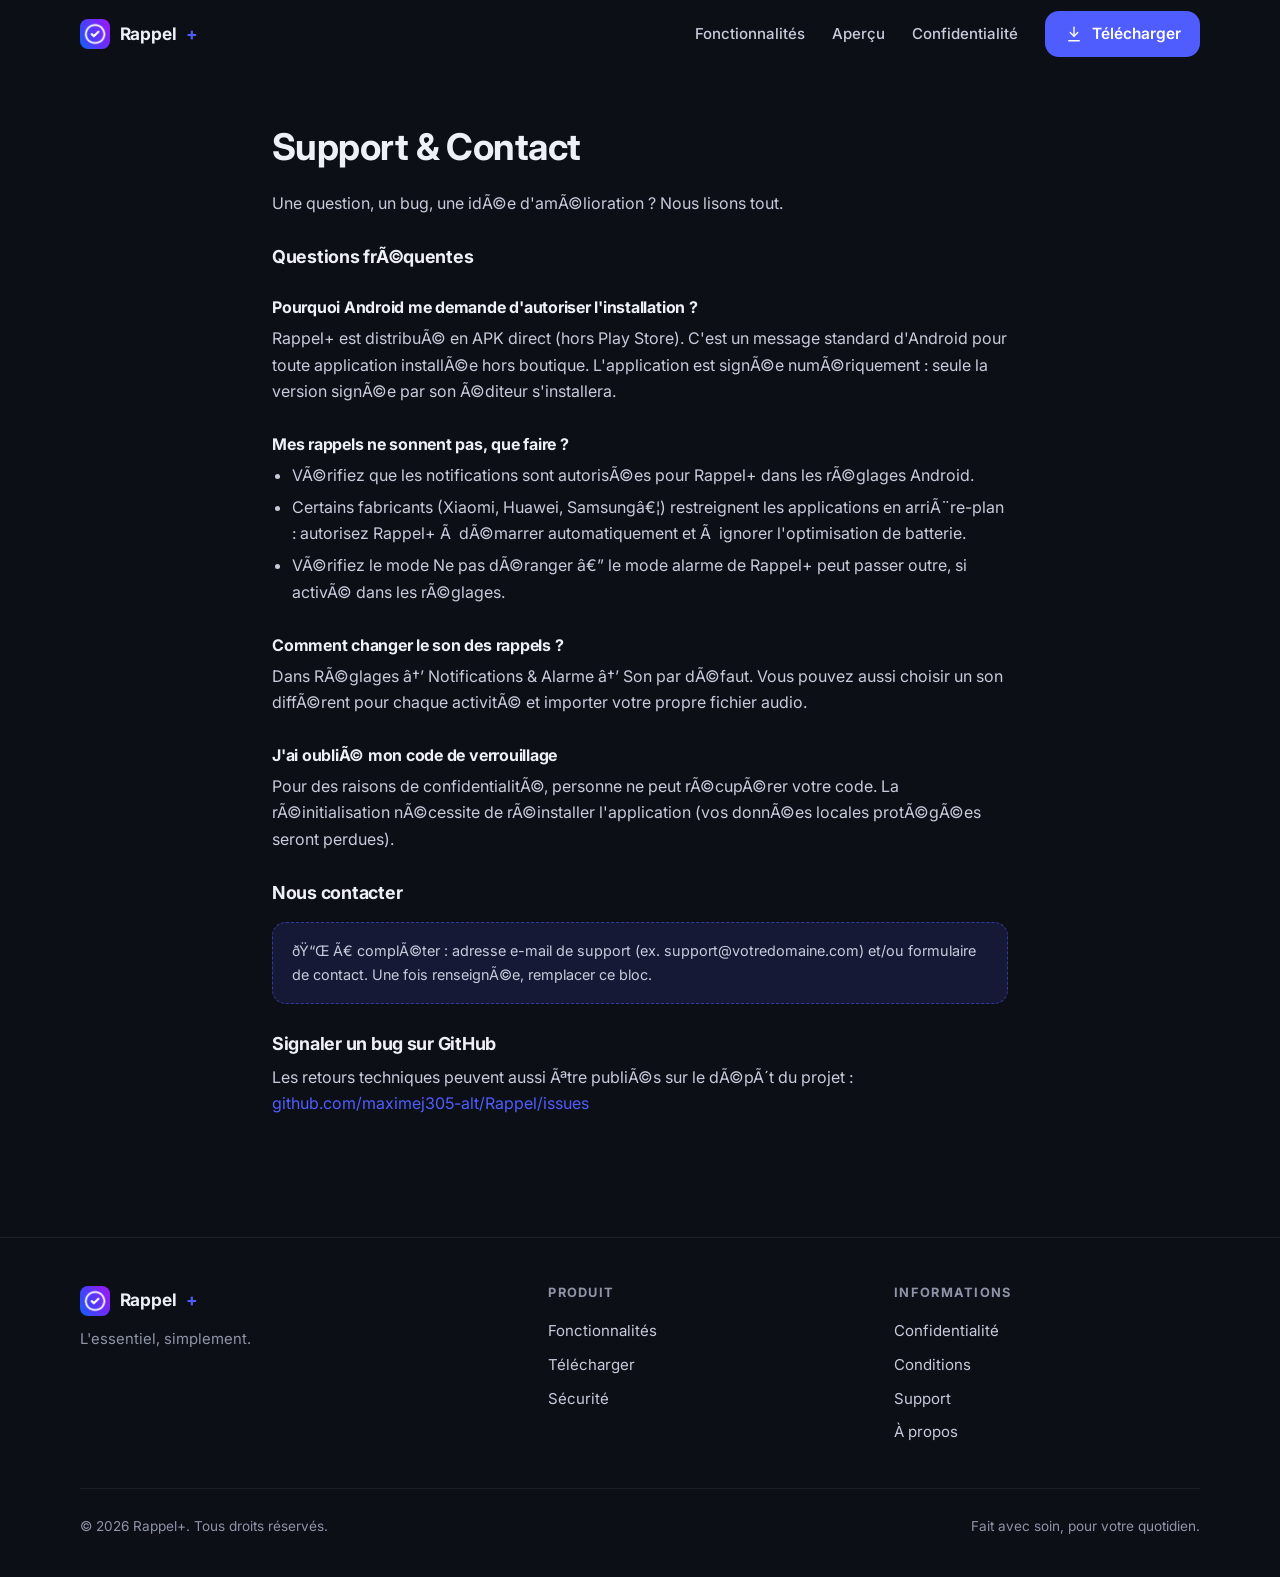
<file: site/support.html>
﻿<!DOCTYPE html>
<html lang="fr">
<head>
  <meta charset="UTF-8" />
  <meta name="viewport" content="width=device-width, initial-scale=1.0" />
  <title>Support â€” Rappel+</title>
  <link rel="icon" type="image/png" href="assets/img/logo.png" />
  <link rel="stylesheet" href="https://fonts.googleapis.com/css2?family=Inter:wght@400;600;700&display=swap" />
  <link rel="stylesheet" href="assets/css/style.css" />
</head>
<body>
  <a class="skip-link" href="#contenu">Aller au contenu</a>
  <header class="site-header" id="header">
    <div class="container header-inner">
      <a class="brand" href="index.html"><img src="assets/img/logo.png" alt="" width="30" height="30" /> Rappel<span class="plus">+</span></a>
      <nav class="nav-desktop" aria-label="Navigation principale">
        <a href="index.html#fonctionnalites">Fonctionnalités</a>
        <a href="index.html#apercu">Aperçu</a>
        <a href="confidentialite.html">Confidentialité</a>
        <a class="btn btn-primary" data-apk-link href="#">
          <svg viewBox="0 0 24 24" fill="none" stroke="currentColor" stroke-width="1.8" stroke-linecap="round" stroke-linejoin="round" aria-hidden="true"><path d="M12 3v12"/><path d="m7 10 5 5 5-5"/><path d="M5 21h14"/></svg>
          Télécharger
        </a>
      </nav>
      <button class="nav-toggle" aria-expanded="false" aria-label="Ouvrir le menu">â˜°</button>
    </div>
    <nav class="nav-mobile">
      <a href="index.html">Accueil</a>
      <a href="confidentialite.html">ConfidentialitÃ©</a>
      <a href="conditions.html">Conditions</a>
      <a href="a-propos.html">Ã€ propos</a>
    </nav>
  </header>

  <main id="contenu" class="container legal">
    <h1>Support &amp; Contact</h1>
    <p>Une question, un bug, une idÃ©e d'amÃ©lioration ? Nous lisons tout.</p>

    <h2>Questions frÃ©quentes</h2>

    <h2 style="font-size:1rem">Pourquoi Android me demande d'autoriser l'installation ?</h2>
    <p>Rappel+ est distribuÃ© en APK direct (hors Play Store). C'est un message
    standard d'Android pour toute application installÃ©e hors boutique. L'application
    est signÃ©e numÃ©riquement : seule la version signÃ©e par son Ã©diteur s'installera.</p>

    <h2 style="font-size:1rem">Mes rappels ne sonnent pas, que faire ?</h2>
    <ul>
      <li>VÃ©rifiez que les notifications sont autorisÃ©es pour Rappel+ dans les
          rÃ©glages Android.</li>
      <li>Certains fabricants (Xiaomi, Huawei, Samsungâ€¦) restreignent les
          applications en arriÃ¨re-plan : autorisez Rappel+ Ã  dÃ©marrer
          automatiquement et Ã  ignorer l'optimisation de batterie.</li>
      <li>VÃ©rifiez le mode Ne pas dÃ©ranger â€” le mode alarme de Rappel+ peut
          passer outre, si activÃ© dans les rÃ©glages.</li>
    </ul>

    <h2 style="font-size:1rem">Comment changer le son des rappels ?</h2>
    <p>Dans RÃ©glages â†’ Notifications &amp; Alarme â†’ Son par dÃ©faut. Vous pouvez aussi
    choisir un son diffÃ©rent pour chaque activitÃ© et importer votre propre fichier audio.</p>

    <h2 style="font-size:1rem">J'ai oubliÃ© mon code de verrouillage</h2>
    <p>Pour des raisons de confidentialitÃ©, personne ne peut rÃ©cupÃ©rer votre code.
    La rÃ©initialisation nÃ©cessite de rÃ©installer l'application (vos donnÃ©es
    locales protÃ©gÃ©es seront perdues).</p>

    <h2>Nous contacter</h2>
    <div class="placeholder-box">
      ðŸ“Œ Ã€ complÃ©ter : adresse e-mail de support (ex. support@votredomaine.com)
      et/ou formulaire de contact. Une fois renseignÃ©e, remplacer ce bloc.
    </div>

    <h2>Signaler un bug sur GitHub</h2>
    <p>Les retours techniques peuvent aussi Ãªtre publiÃ©s sur le dÃ©pÃ´t du projet :
    <a href="https://github.com/maximej305-alt/Rappel/issues" style="color:var(--brand)" target="_blank" rel="noopener">github.com/maximej305-alt/Rappel/issues</a></p>
  </main>

  <footer class="site-footer">
    <div class="container">
      <div class="footer-grid">
        <div>
          <a class="brand" href="index.html">
            <img src="assets/img/logo.png" alt="" width="26" height="26" />
            Rappel<span class="plus">+</span>
          </a>
          <p class="footer-tagline">L'essentiel, simplement.</p>
        </div>
        <div class="footer-col">
          <h3>Produit</h3>
          <a href="index.html#fonctionnalites">Fonctionnalités</a>
          <a href="index.html#telecharger">Télécharger</a>
          <a href="index.html#securite">Sécurité</a>
        </div>
        <div class="footer-col">
          <h3>Informations</h3>
          <a href="confidentialite.html">Confidentialité</a>
          <a href="conditions.html">Conditions</a>
          <a href="support.html">Support</a>
          <a href="a-propos.html">À propos</a>
        </div>
      </div>
      <div class="footer-bottom">
        <span>© 2026 Rappel+. Tous droits réservés.</span>
        <span>Fait avec soin, pour votre quotidien.</span>
      </div>
    </div>
  </footer>
  <script src="assets/js/main.js" defer></script>
</body>
</html>
</file>
<file: site/assets/css/style.css>
/* ============================================================
   Rappel+ — Site officiel · Design system
   Dérivé de l'application : #4f5dff → #7a5cff, sombre #13151e, Inter.
   ============================================================ */

:root {
  --brand: #4f5dff;
  --brand-2: #7a5cff;
  --brand-soft: rgba(79, 93, 255, 0.14);
  --ink: #eef0f7;
  --ink-2: #c7cbdb;
  --ink-3: #8f94a8;
  --bg: #0d0f16;
  --surface: #14161f;
  --surface-2: #1b1e2a;
  --line: rgba(255, 255, 255, 0.07);
  --line-2: rgba(255, 255, 255, 0.12);
  --radius: 20px;
  --max: 1120px;
  --header-h: 68px;
  --shadow-phone: 0 24px 70px rgba(0, 0, 0, 0.5), 0 6px 18px rgba(0, 0, 0, 0.35);
}

* { box-sizing: border-box; margin: 0; padding: 0; }
html { scroll-behavior: smooth; scroll-padding-top: calc(var(--header-h) + 12px); }

body {
  background: var(--bg);
  color: var(--ink);
  font-family: "Inter", system-ui, -apple-system, "Segoe UI", Roboto, sans-serif;
  font-size: 16px;
  line-height: 1.65;
  -webkit-font-smoothing: antialiased;
  text-rendering: optimizeLegibility;
}

img { max-width: 100%; display: block; }
a { color: inherit; text-decoration: none; }

.container { width: min(var(--max), 100% - 2.5rem); margin-inline: auto; }

/* ── Accessibilité ── */
:focus-visible { outline: 2px solid var(--brand); outline-offset: 3px; border-radius: 8px; }
.skip-link {
  position: absolute; left: -9999px; top: 0;
  background: var(--brand); color: #fff; padding: 0.6rem 1rem; z-index: 200;
}
.skip-link:focus { left: 1rem; }

/* ── Typographie ── */
h1, h2, h3 { line-height: 1.15; letter-spacing: -0.015em; font-weight: 700; }
h1 { font-size: clamp(2.4rem, 5.5vw, 3.6rem); }
h2 { font-size: clamp(1.65rem, 3.6vw, 2.25rem); }
h3 { font-size: 1.05rem; font-weight: 600; }
p  { color: var(--ink-2); }

.kicker {
  display: inline-flex; align-items: center; gap: 0.5rem;
  font-size: 0.75rem; font-weight: 700;
  letter-spacing: 0.14em; text-transform: uppercase;
  color: var(--brand);
  margin-bottom: 0.9rem;
}
.kicker::before {
  content: ""; width: 22px; height: 2px;
  background: linear-gradient(90deg, var(--brand), var(--brand-2));
  border-radius: 2px;
}

.section-head { max-width: 44rem; margin-bottom: 3rem; }
.section-head p { margin-top: 0.75rem; font-size: 1.05rem; }

section.block { padding: clamp(3.5rem, 9vw, 6rem) 0; }

/* ── Boutons ── */
.btn {
  display: inline-flex; align-items: center; justify-content: center; gap: 0.55rem;
  padding: 0.8rem 1.5rem;
  border-radius: 14px;
  font-weight: 600; font-size: 0.97rem;
  border: 1px solid transparent;
  cursor: pointer;
  transition: background-color 0.16s ease, border-color 0.16s ease, transform 0.16s ease;
  min-height: 44px;
}
.btn:active { transform: translateY(1px); }
.btn-primary {
  background: var(--brand); color: #fff;
}
.btn-primary:hover { background: #5f6cff; transform: translateY(-1px); }
.btn-ghost {
  background: transparent; color: var(--ink);
  border-color: var(--line-2);
}
.btn-ghost:hover { border-color: var(--ink-3); transform: translateY(-1px); }
.btn-disabled {
  background: var(--surface-2); color: var(--ink-3);
  cursor: not-allowed;
}
.btn svg { width: 18px; height: 18px; flex: none; }

/* ── Header ── */
.site-header {
  position: fixed; inset: 0 0 auto;
  z-index: 100;
  transition: background-color 0.25s ease, border-color 0.25s ease;
  border-bottom: 1px solid transparent;
}
.site-header.scrolled {
  background: rgba(13, 15, 22, 0.82);
  backdrop-filter: blur(14px);
  -webkit-backdrop-filter: blur(14px);
  border-bottom-color: var(--line);
}
.header-inner {
  display: flex; align-items: center; justify-content: space-between;
  height: var(--header-h);
}
.brand {
  display: flex; align-items: center; gap: 0.6rem;
  font-weight: 700; font-size: 1.08rem; letter-spacing: -0.01em;
}
.brand img { width: 30px; height: 30px; border-radius: 8px; }
.brand .plus { color: var(--brand); }

.nav-desktop { display: flex; align-items: center; gap: 1.7rem; }
.nav-desktop a:not(.btn) {
  color: var(--ink-2); font-size: 0.94rem; font-weight: 500;
  transition: color 0.15s ease;
}
.nav-desktop a:not(.btn):hover { color: var(--ink); }
.nav-desktop .btn { padding: 0.55rem 1.15rem; min-height: 40px; }

.nav-toggle {
  display: none;
  background: none; border: none; color: var(--ink);
  width: 44px; height: 44px;
  font-size: 1.5rem; cursor: pointer;
  align-items: center; justify-content: center;
}
.nav-mobile {
  display: none;
  flex-direction: column; gap: 0.15rem;
  padding: 0.5rem 1.25rem 1.1rem;
  background: rgba(13, 15, 22, 0.97);
}
.nav-mobile a {
  padding: 0.8rem 0.5rem;
  color: var(--ink-2);
  border-radius: 10px;
  font-weight: 500;
}
.nav-mobile a:hover { background: var(--surface-2); color: var(--ink); }
.nav-mobile .btn { margin-top: 0.6rem; justify-content: center; }
.nav-open .nav-mobile { display: flex; }

@media (max-width: 840px) {
  .nav-desktop { display: none; }
  .nav-toggle { display: inline-flex; }
  .site-header.scrolled, .nav-open .site-header { background: rgba(13, 15, 22, 0.92); backdrop-filter: blur(14px); }
}

/* ── Hero ── */
.hero {
  padding: calc(var(--header-h) + clamp(3rem, 8vw, 5.5rem)) 0 clamp(3rem, 7vw, 5rem);
  overflow: hidden;
  position: relative;
}
.hero::before {
  content: "";
  position: absolute;
  inset: -30% -25% auto;
  height: 640px;
  background:
    radial-gradient(640px 320px at 18% 24%, rgba(79, 93, 255, 0.16), transparent 68%),
    radial-gradient(540px 300px at 82% 20%, rgba(122, 92, 255, 0.11), transparent 68%);
  pointer-events: none;
}
.hero-grid {
  position: relative;
  display: grid;
  grid-template-columns: 1.05fr 0.95fr;
  gap: clamp(2rem, 6vw, 4.5rem);
  align-items: center;
}
.hero h1 { margin-top: 0.4rem; }
.hero h1 em {
  font-style: normal;
  background: linear-gradient(92deg, var(--brand) 10%, var(--brand-2) 90%);
  -webkit-background-clip: text; background-clip: text;
  color: transparent;
}
.hero .lead {
  margin-top: 1.25rem;
  font-size: clamp(1.02rem, 2vw, 1.16rem);
  color: var(--ink-2);
  max-width: 33rem;
}
.hero-actions {
  margin-top: 2rem;
  display: flex; flex-wrap: wrap; gap: 0.85rem;
}
.hero-note {
  margin-top: 1rem;
  font-size: 0.83rem; color: var(--ink-3);
}
.hero-note b { color: var(--ink-2); font-weight: 600; }

/* Mockup téléphone */
.phone-wrap { display: grid; place-items: center; }
.phone {
  width: min(272px, 74vw);
  aspect-ratio: 9 / 19.2;
  border-radius: 38px;
  background: #05060a;
  padding: 9px;
  box-shadow: var(--shadow-phone), inset 0 0 0 1.5px rgba(255, 255, 255, 0.09);
  position: relative;
}
.phone .screen {
  width: 100%; height: 100%;
  border-radius: 30px;
  overflow: hidden;
  background: var(--surface);
  position: relative;
}
.phone .screen::before {
  content: "";
  position: absolute; top: 7px; left: 50%; transform: translateX(-50%);
  width: 78px; height: 17px; border-radius: 10px;
  background: #05060a; z-index: 2;
}
.phone .screen img {
  width: 100%; height: 100%;
  object-fit: cover; object-position: top;
}
/* Légère lévitation (désactivée si reduced-motion) */
@keyframes phone-float {
  0%, 100% { transform: translateY(0); }
  50% { transform: translateY(-7px); }
}
.phone { animation: phone-float 7s ease-in-out infinite; }

@media (max-width: 880px) {
  .hero-grid { grid-template-columns: 1fr; }
  .phone-wrap { order: -1; margin-bottom: 1rem; }
  .phone { width: min(240px, 66vw); }
  .hero { padding-top: calc(var(--header-h) + 2.5rem); }
}

/* ── Icônes de fonctionnalités ── */
.icon-tile {
  width: 44px; height: 44px;
  display: grid; place-items: center;
  border-radius: 13px;
  background: var(--brand-soft);
  color: var(--brand);
  margin-bottom: 1rem;
}
.icon-tile svg { width: 22px; height: 22px; }

.features {
  display: grid;
  grid-template-columns: repeat(auto-fit, minmax(250px, 1fr));
  gap: 1.1rem;
}
.feature {
  background: var(--surface);
  border: 1px solid var(--line);
  border-radius: var(--radius);
  padding: 1.5rem 1.4rem 1.35rem;
  transition: border-color 0.18s ease, transform 0.18s ease;
}
.feature:hover { border-color: var(--line-2); transform: translateY(-3px); }
.feature h3 { margin-bottom: 0.4rem; }
.feature p { font-size: 0.94rem; color: var(--ink-3); }

/* ── Bande alarmes ── */
.alarm-band {
  background:
    radial-gradient(700px 340px at 85% -10%, rgba(255, 255, 255, 0.09), transparent 60%),
    linear-gradient(135deg, #3b47d6, #6749d6);
  border-radius: 26px;
  padding: clamp(2rem, 5.5vw, 3.4rem);
  color: #fff;
}
.alarm-band h2 { color: #fff; }
.alarm-band .kicker { color: #c9d0ff; }
.alarm-band .kicker::before { background: #c9d0ff; }
.alarm-band > p { color: rgba(255, 255, 255, 0.85); margin-top: 0.75rem; max-width: 40rem; font-size: 1.03rem; }
.alarm-list {
  margin-top: 1.9rem;
  display: grid;
  grid-template-columns: repeat(auto-fit, minmax(215px, 1fr));
  gap: 0.75rem;
}
.alarm-item {
  display: flex; align-items: center; gap: 0.65rem;
  background: rgba(0, 0, 0, 0.2);
  border: 1px solid rgba(255, 255, 255, 0.1);
  border-radius: 14px;
  padding: 0.85rem 1rem;
  font-size: 0.94rem; font-weight: 500;
}
.alarm-item svg { width: 19px; height: 19px; flex: none; opacity: 0.95; }

/* ── Galerie ── */
.gallery {
  display: grid;
  grid-template-columns: repeat(auto-fit, minmax(230px, 1fr));
  gap: 1.4rem;
  justify-items: center;
}
.shot { text-align: center; }
.shot .phone { width: min(232px, 70vw); animation: none; }
.shot figcaption {
  margin-top: 0.9rem;
  font-size: 0.9rem; font-weight: 600; color: var(--ink-2);
}
.shot figcaption span { display: block; font-weight: 400; color: var(--ink-3); font-size: 0.83rem; }

/* ── Personnalisation ── */
.custom-grid {
  display: grid;
  grid-template-columns: repeat(auto-fit, minmax(240px, 1fr));
  gap: 1.1rem;
}
.palette-card {
  background: var(--surface);
  border: 1px solid var(--line);
  border-radius: var(--radius);
  padding: 1.4rem;
}
.palette-card > p { font-size: 0.9rem; margin-top: 0.35rem; color: var(--ink-3); }
.dots { display: flex; gap: 0.5rem; margin-top: 0.9rem; }
.dot { width: 26px; height: 26px; border-radius: 50%; border: 2px solid rgba(255, 255, 255, 0.14); }
.modes { display: flex; gap: 0.6rem; margin-top: 0.9rem; }
.mode-chip {
  flex: 1; text-align: center;
  font-size: 0.82rem; font-weight: 500;
  padding: 0.5rem 0.4rem;
  border-radius: 11px;
  border: 1px solid var(--line);
  color: var(--ink-3);
}
.mode-chip.on { background: var(--surface-2); color: var(--ink); border-color: var(--brand); }
.mode-light { background: #f6f7fb; color: #13151e !important; }
.mode-amoled { background: #000; }

/* ── Téléchargement ── */
.download-wrap {
  background: var(--surface);
  border: 1px solid var(--line);
  border-radius: 26px;
  padding: clamp(1.8rem, 5vw, 3rem);
  display: grid;
  grid-template-columns: 1.15fr 0.85fr;
  gap: clamp(1.8rem, 4vw, 3rem);
}
@media (max-width: 760px) { .download-wrap { grid-template-columns: 1fr; } }
.download-wrap h2 { margin-top: 0.2rem; }
.download-wrap .sub { color: var(--ink-2); margin-top: 0.55rem; }
.meta-table { width: 100%; font-size: 0.93rem; border-collapse: collapse; margin-top: 1.5rem; }
.meta-table td { padding: 0.55rem 0; border-bottom: 1px solid var(--line); color: var(--ink-3); }
.meta-table td:last-child { text-align: right; color: var(--ink); font-weight: 600; }

.install-steps { margin-top: 0.4rem; counter-reset: step; list-style: none; }
.install-steps li {
  counter-increment: step;
  position: relative;
  padding-left: 2.6rem;
  margin-bottom: 0.85rem;
  color: var(--ink-2);
}
.install-steps li::before {
  content: counter(step);
  position: absolute; left: 0; top: 0.1em;
  width: 1.7rem; height: 1.7rem;
  display: grid; place-items: center;
  border-radius: 50%;
  background: var(--brand-soft);
  color: var(--brand);
  font-size: 0.82rem; font-weight: 700;
}
.install-note {
  margin-top: 1.1rem;
  font-size: 0.86rem; color: var(--ink-3);
  border-left: 2px solid var(--line-2);
  padding-left: 0.9rem;
}

/* ── Pages légales ── */
.legal { padding: calc(var(--header-h) + 3rem) 0 4.5rem; max-width: 46rem; }
.legal h1 { font-size: clamp(1.8rem, 4vw, 2.3rem); margin: 0.6rem 0 1.4rem; }
.legal h2 { font-size: 1.12rem; margin: 1.9rem 0 0.55rem; }
.legal p, .legal li { color: var(--ink-2); }
.legal ul { padding-left: 1.25rem; margin: 0.5rem 0; display: grid; gap: 0.35rem; }
.legal strong { color: var(--ink); }
.updated { color: var(--ink-3); font-size: 0.9rem; }
.placeholder-box {
  margin: 1.2rem 0;
  padding: 1rem 1.2rem;
  border: 1px dashed rgba(79, 93, 255, 0.5);
  border-radius: 14px;
  font-size: 0.9rem;
  color: var(--ink-2);
  background: var(--brand-soft);
}
.legal a { color: var(--brand); }

/* ── Footer ── */
.site-footer {
  border-top: 1px solid var(--line);
  padding: 3rem 0 2.5rem;
  margin-top: 3rem;
}
.footer-grid {
  display: grid;
  grid-template-columns: 1.4fr 1fr 1fr;
  gap: 2.5rem;
  margin-bottom: 2.4rem;
}
@media (max-width: 700px) { .footer-grid { grid-template-columns: 1fr; gap: 1.8rem; } }
.footer-tagline { color: var(--ink-3); font-size: 0.93rem; margin-top: 0.7rem; max-width: 22rem; }
.footer-col h3 {
  font-size: 0.8rem; font-weight: 700;
  text-transform: uppercase; letter-spacing: 0.1em;
  color: var(--ink-3); margin-bottom: 0.9rem;
}
.footer-col a {
  display: block;
  color: var(--ink-2);
  padding: 0.28rem 0;
  font-size: 0.94rem;
  transition: color 0.15s ease;
}
.footer-col a:hover { color: var(--ink); }
.footer-bottom {
  border-top: 1px solid var(--line);
  padding-top: 1.6rem;
  color: var(--ink-3);
  font-size: 0.85rem;
  display: flex; flex-wrap: wrap; gap: 1rem;
  justify-content: space-between; align-items: center;
}

/* ── Animations discrètes ── */
.reveal { opacity: 0; transform: translateY(18px); transition: opacity 0.55s ease, transform 0.55s ease; }
.reveal.visible { opacity: 1; transform: none; }
.reveal-d1 { transition-delay: 0.08s; }
.reveal-d2 { transition-delay: 0.16s; }
.reveal-d3 { transition-delay: 0.24s; }

@media (prefers-reduced-motion: reduce) {
  html { scroll-behavior: auto; }
  .reveal { opacity: 1; transform: none; transition: none; }
  .phone { animation: none; }
  * { transition-duration: 0.01ms !important; }
}
</file>
